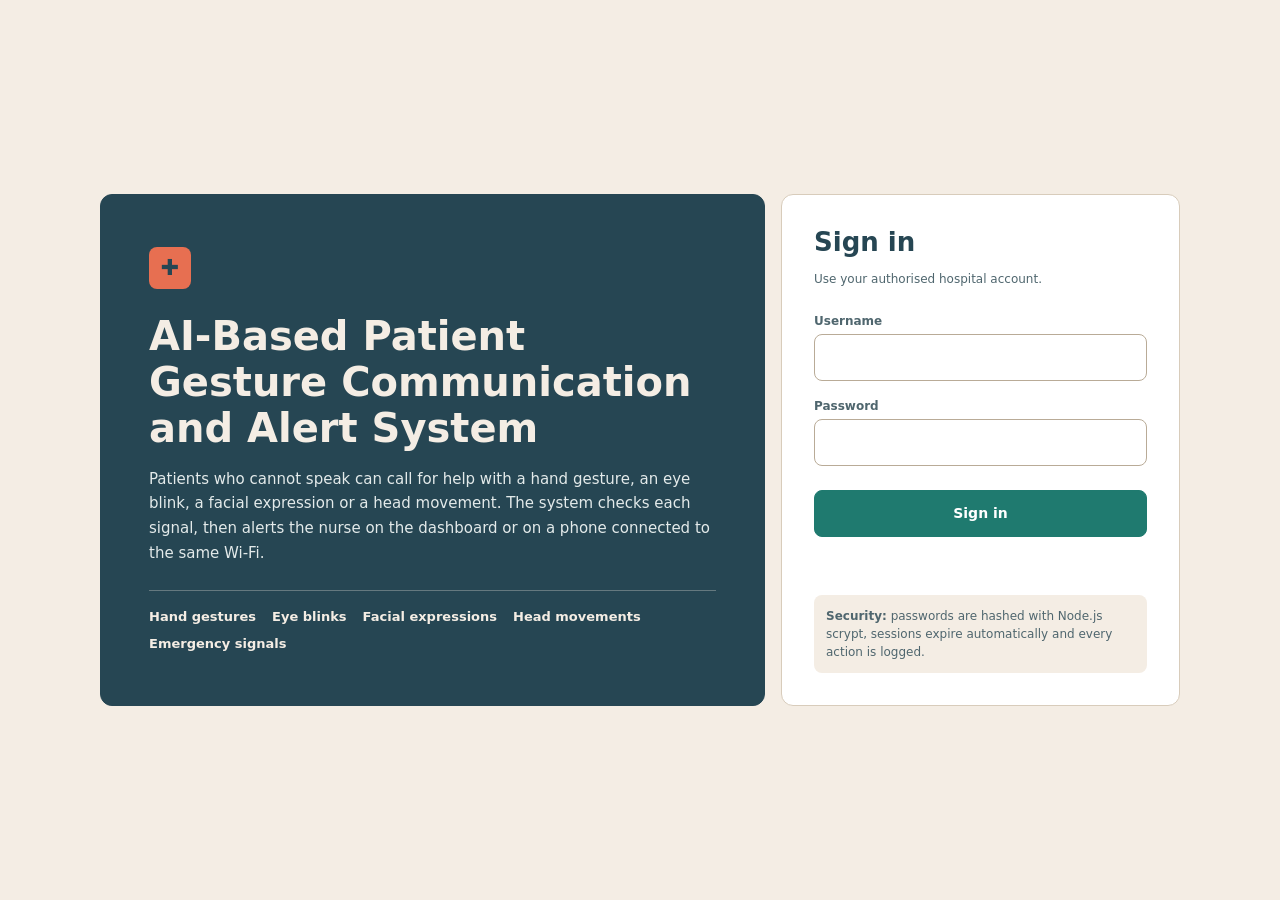
<file: AI-Based-Patient-Gesture-Communication-and-Alert-System--main/public/index.html>
<!doctype html>
<html lang="en">
<head><meta charset="utf-8"><meta name="viewport" content="width=device-width,initial-scale=1"><title>AI Patient Care | Sign In</title><link rel="stylesheet" href="css/command.css"></head>
<body class="landing">
<main class="login-shell">
  <section class="brand-panel">
    <div class="brand-mark">✚</div>
    <h1>AI-Based Patient Gesture Communication and Alert System</h1>
    <p>Patients who cannot speak can call for help with a hand gesture, an eye blink, a facial expression or a head movement. The system checks each signal, then alerts the nurse on the dashboard or on a phone connected to the same Wi-Fi.</p>
    <div class="feature-pills"><span>Hand gestures</span><span>Eye blinks</span><span>Facial expressions</span><span>Head movements</span><span>Emergency signals</span></div>
  </section>
  <section class="login-card">
    <h2>Sign in</h2><p class="muted">Use your authorised hospital account.</p>
    <form id="loginForm">
      <label>Username<input id="username" autocomplete="username" required></label>
      <label>Password<input id="password" type="password" autocomplete="current-password" required></label>
      <button class="primary-btn" type="submit">Sign in</button>
      <div id="loginMsg" class="form-msg"></div>
    </form>
    <div class="security-note"><b>Security:</b> passwords are hashed with Node.js scrypt, sessions expire automatically and every action is logged.</div>
  </section>
</main>
<script>
if(localStorage.getItem('patientToken'))fetch('/api/auth-status',{headers:{Authorization:'Bearer '+localStorage.getItem('patientToken')}}).then(r=>r.json()).then(d=>{if(d.authenticated)location.href='/dashboard'}).catch(()=>{});
const form=document.getElementById('loginForm'),msg=document.getElementById('loginMsg');
form.addEventListener('submit',async e=>{e.preventDefault();msg.textContent='Signing in…';try{const r=await fetch('/api/login',{method:'POST',headers:{'Content-Type':'application/json'},body:JSON.stringify({username:username.value.trim(),password:password.value})});const d=await r.json();if(!r.ok)throw new Error(d.message||'Login failed');localStorage.setItem('patientToken',d.token);localStorage.setItem('patientUser',JSON.stringify(d.user));location.href='/dashboard';}catch(err){msg.textContent=err.message;msg.className='form-msg error';}});
</script></body></html>
</file>
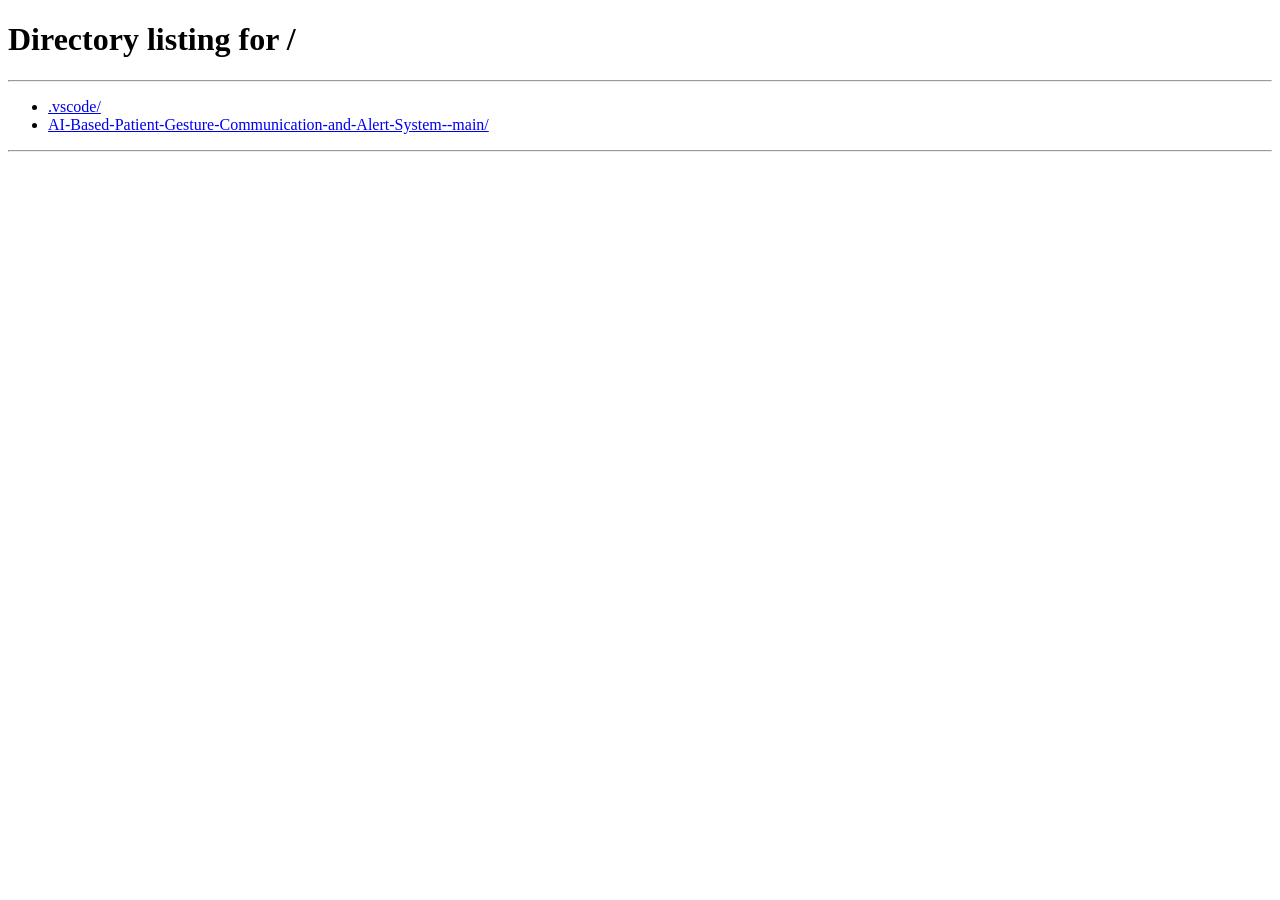
<file: AI-Based-Patient-Gesture-Communication-and-Alert-System--main/public/dashboard.html>
<!doctype html>
<html lang="en">
<head><meta charset="utf-8"><meta name="viewport" content="width=device-width,initial-scale=1"><title>AI Patient Care | Dashboard</title><link rel="stylesheet" href="css/command.css"></head>
<body>
<div class="app-shell">
<aside class="sidebar" id="sidebar">
  <div class="brand"><div class="brand-mark small">✚</div><div><b>AI Patient Care</b><small>Patient monitoring</small></div></div>
  <nav id="nav">
    <button data-page="dashboard" class="active"><span>Dashboard</span></button>
    <button data-page="monitor"><span>Live Monitor</span></button>
    <button data-page="patients"><span>Patients</span></button>
    <button data-page="rooms"><span>Rooms & Beds</span></button>
    <button data-page="appointments"><span>Appointments</span></button>
    <button data-page="alerts"><span>Active Alerts</span><i id="alertBadge">0</i></button>
    <button data-page="history"><span>Alert History</span></button>
    <button data-page="reports"><span>Reports & Analytics</span></button>
    <button data-page="settings"><span>System Settings</span></button>
    <button data-page="admin" class="admin-only"><span>Admin & Audit</span></button>
  </nav>
  <div class="side-bottom"><a href="/mobile" target="_blank">Nurse Mobile</a><button id="logoutBtn">Logout</button></div>
</aside>
<main class="main">
<header class="topbar"><div><span class="eyebrow" id="pageEyebrow">OVERVIEW</span><h1 id="pageTitle">Hospital Command Center</h1></div><div class="top-actions"><span class="live-chip"><i></i><span id="connectionText">System online</span></span><button class="ghost-btn" id="wifiBtn">Nurse phone</button><div class="user-chip"><span id="userAvatar">A</span><span id="userName">Admin</span></div></div></header>
<div id="page" class="page"></div>
<footer>AI-Based Patient Gesture Communication and Alert System · Assistive technology, not a replacement for clinical judgment · <b>Created by Adarsh Anand Patil</b></footer>
</main></div>
<div id="toast" class="toast"></div>
<div id="modal" class="modal hidden"><div class="modal-box"><button class="modal-x" onclick="closeModal()">×</button><div id="modalBody"></div></div></div>
<script src="js/dashboard.js"></script>
</body></html>
</file>
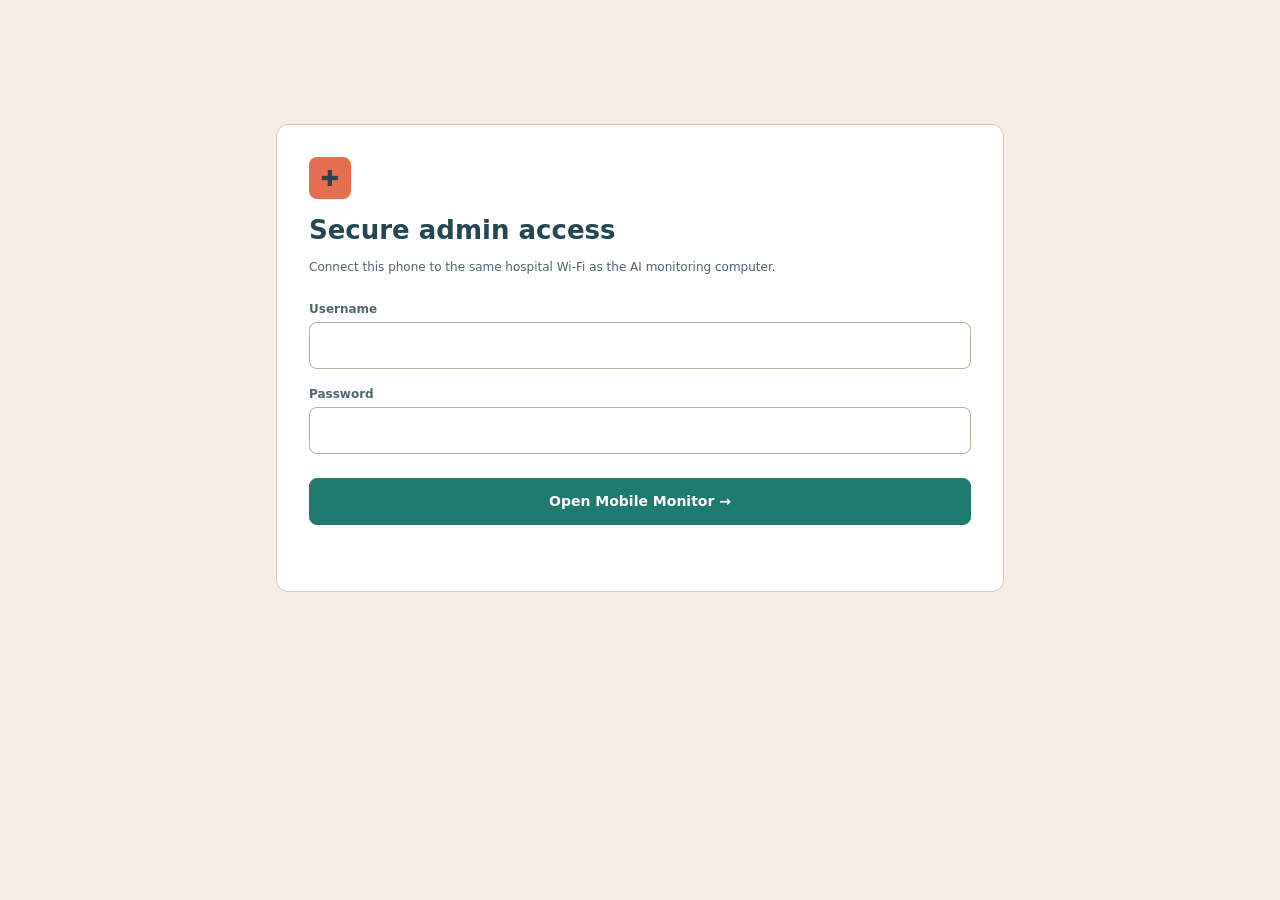
<file: AI-Based-Patient-Gesture-Communication-and-Alert-System--main/public/mobile.html>
<!doctype html><html lang="en"><head><meta charset="utf-8"><meta name="viewport" content="width=device-width,initial-scale=1,maximum-scale=1"><title>Nurse Mobile | AI Patient Care</title><link rel="stylesheet" href="css/command.css"></head><body><main class="mobile-wrap" id="app"></main><script>
const app=document.getElementById('app');const esc=v=>String(v??'').replace(/[&<>"']/g,m=>({'&':'&amp;','<':'&lt;','>':'&gt;','"':'&quot;',"'":'&#039;'}[m]));const token=()=>localStorage.getItem('patientToken');const hdr=()=>({'Content-Type':'application/json','Authorization':'Bearer '+token()});let user=JSON.parse(localStorage.getItem('patientUser')||'null');
async function api(u,o={}){o.headers={...(o.headers||{}),Authorization:'Bearer '+token()};const r=await fetch(u,o);const d=await r.json().catch(()=>({}));if(r.status===401){localStorage.clear();renderLogin();throw new Error('Session expired')}if(!r.ok)throw new Error(d.message||'Request failed');return d}
function renderLogin(){app.innerHTML=`<section class="login-card mobile-login"><div class="brand-mark">✚</div><div class="card-kicker">ADMIN MOBILE MONITOR</div><h2>Secure admin access</h2><p class="muted">Connect this phone to the same hospital Wi-Fi as the AI monitoring computer.</p><form id="f"><label>Username<input id="u" required></label><label>Password<input id="p" type="password" required></label><button class="primary-btn">Open Mobile Monitor →</button><div id="m" class="form-msg"></div></form></section>`;f.onsubmit=async e=>{e.preventDefault();try{const r=await fetch('/api/login',{method:'POST',headers:{'Content-Type':'application/json'},body:JSON.stringify({username:u.value,password:p.value})});const d=await r.json();if(!r.ok)throw new Error(d.message);localStorage.setItem('patientToken',d.token);localStorage.setItem('patientUser',JSON.stringify(d.user));user=d.user;renderApp()}catch(x){m.textContent=x.message;m.className='form-msg error'}}}
function renderApp(){app.innerHTML=`<header class="mobile-head"><div><span class="eyebrow">ADMIN MOBILE MONITOR</span><h1>Patient Calls</h1></div><div><span class="live-chip"><i></i> Live LAN</span></div></header><section id="mobileLive"></section><section id="mobileAlerts"></section><div class="mobile-foot"><span>${user?.name||'Admin'}</span><button id="lo">Logout</button></div>`;document.getElementById('lo').onclick=()=>{fetch('/api/logout',{method:'POST',headers:hdr()});localStorage.clear();renderLogin()};sync();}
function alertCard(a){return `<div class="alert-card ${a.priority==='emergency'?'emergency':''}"><div class="alert-icon">${a.priority==='emergency'?'🚨':'🔔'}</div><div class="alert-main"><div class="alert-title"><b>${esc(a.requirement)}</b><span class="priority ${esc(a.priority)}">${esc(a.priority)}</span><span class="state ${esc(a.status)}">${esc(a.status)}</span></div><p>${esc(a.patient)} · Room ${esc(a.room)} · Bed ${esc(a.bed)}</p><small>${esc(a.gesture)} · Confidence ${esc(a.confidence)}%</small><div class="alert-message">${esc(a.message)}</div><div class="alert-actions">${a.status==='pending'?`<button onclick="status('${esc(a.id)}','acknowledged')">Acknowledge</button>`:''}<button class="success" onclick="status('${esc(a.id)}','resolved')">Resolve</button></div></div></div>`}
async function sync(){try{const [live,all,patients]=await Promise.all([api('/api/live-status'),api('/api/alerts'),api('/api/patients')]);const alerts=all.filter(a=>['pending','acknowledged'].includes(a.status));document.getElementById('mobileLive').innerHTML=`<section class="panel mobile-live"><div class="panel-head"><div><b>Latest communication</b><span>Real-time patient → nurse signal</span></div><span class="badge ${live.priority==='emergency'?'warning':'good'}">${live.detectionStatus}</span></div><div class="mobile-radar"><div class="big-gesture">${live.priority==='emergency'?'🚨':'✋'}</div><div><b>${esc(live.currentGesture)}</b><span>${esc(live.patientName)} · Room ${live.room} · Bed ${live.bed}</span><small>Confidence ${live.confidence}% · ${new Date(live.timestamp).toLocaleTimeString()}</small></div></div><div class="validation-result accepted"><b>✓ Hospital PC connected</b><span>Alerts are synchronized over the local Wi-Fi network.</span></div></section><section class="panel"><div class="panel-head"><div><b>Active calls</b><span>${alerts.length} open</span></div></div>${alerts.length?alerts.map(alertCard).join(''):'<div class="empty">No pending calls.</div>'}</section>`}catch(e){}}
async function status(id,s){try{await api('/api/alerts/'+id,{method:'PATCH',headers:hdr(),body:JSON.stringify({status:s})});sync()}catch(e){alert(e.message)}}
let es;function connect(){es=new EventSource('/api/events?token='+encodeURIComponent(token()));es.onmessage=e=>{try{const d=JSON.parse(e.data);if(['alert','live','patients'].includes(d.type))sync()}catch{}};}
if(token()){connect();}if(token())renderApp();else renderLogin();
</script><style>.mobile-wrap{width:min(760px,100%);margin:auto;padding:16px}.mobile-head{display:flex;justify-content:space-between;align-items:center;padding:12px 0 16px}.mobile-head h1{margin:0;font-size:24px}.mobile-live{margin-bottom:16px}.mobile-radar{display:flex;align-items:center;gap:16px;padding:16px;border-radius:12px;background:var(--cream);border:1px solid var(--line)}.big-gesture{width:64px;height:64px;border-radius:8px;display:grid;place-items:center;background:var(--surface);border:1px solid var(--line);font-size:32px}.mobile-radar b,.mobile-radar span,.mobile-radar small{display:block}.mobile-radar span{color:var(--ink);font-size:13px;margin-top:4px}.mobile-radar small{color:var(--muted);font-size:12px;margin-top:4px}.mobile-foot{display:flex;justify-content:space-between;align-items:center;color:var(--muted);font-size:13px;padding:12px 0}.mobile-foot button{border:0;background:transparent;color:var(--terra-dark);font-weight:700;font-size:13px;padding:8px}.mobile-login{margin-top:12vh}.mobile-login .brand-mark{margin-bottom:16px}.mobile-wrap .panel{margin-bottom:16px}</style></body></html>
</file>
<file: AI-Based-Patient-Gesture-Communication-and-Alert-System--main/public/css/command.css>
/* AI Patient Care: flat interface stylesheet.
   Palette: cream #F4EDE4, deep #264653, teal #2A9D8F, terracotta #E76F51.
   Darker shades of teal and terracotta are used wherever text sits on them,
   so every text/background pair keeps at least 4.5:1 contrast. */
:root{
  --cream:#F4EDE4;--cream-2:#EBE1D3;--surface:#FFFFFF;
  --deep:#264653;--deep-2:#1B323C;--deep-3:#335A6A;
  --teal:#2A9D8F;--teal-strong:#1F7A6F;--teal-dark:#185F56;--teal-tint:#DDEFEB;
  --terra:#E76F51;--terra-strong:#B5472B;--terra-dark:#8F3820;--terra-tint:#FBE4DC;
  --sand:#EFDFC4;--sand-ink:#5C3F0E;
  --bg:var(--cream);--panel:var(--surface);--panel2:var(--cream-2);
  --ink:#264653;--muted:#4F666E;--line:#D8CCBB;--line-strong:#B9AB97;
  --green:var(--teal-strong);--red:var(--terra-strong);--amber:var(--sand-ink);--purple:var(--deep);--pink:var(--terra);--orange:var(--terra);
  --radius:12px;--radius-sm:8px;
  --s1:4px;--s2:8px;--s3:12px;--s4:16px;--s5:24px;--s6:32px;
  --font:system-ui,-apple-system,"Segoe UI",Roboto,"Helvetica Neue",Arial,"Noto Sans",sans-serif;
}
*{box-sizing:border-box}
body{margin:0;font-family:var(--font);font-size:14px;line-height:1.5;background:var(--bg);color:var(--ink);min-height:100vh}
button,input,select,textarea{font:inherit}
button{cursor:pointer}
a{text-decoration:none;color:inherit}
:focus-visible{outline:2px solid var(--teal-strong);outline-offset:2px}
h1,h2,h3,h4{line-height:1.2;letter-spacing:0}

/* Layout shell */
.app-shell{display:flex;min-height:100vh}
.sidebar{width:250px;position:fixed;inset:0 auto 0 0;background:var(--deep);color:var(--cream);padding:var(--s4) var(--s3);display:flex;flex-direction:column;z-index:20}
.main{margin-left:250px;width:calc(100% - 250px);min-height:100vh;padding:0 var(--s5) var(--s5)}
.page{padding:var(--s5) 0;max-width:1280px}
.topbar{min-height:80px;display:flex;align-items:center;justify-content:space-between;gap:var(--s4);padding:var(--s3) 0;border-bottom:1px solid var(--line);position:sticky;top:0;background:var(--bg);z-index:10}
.topbar h1{margin:0;font-size:24px;font-weight:700}
.top-actions{display:flex;align-items:center;gap:var(--s2);flex-wrap:wrap}
footer{padding:var(--s4) 0;color:var(--muted);font-size:12px;text-align:center}

/* Brand */
.brand{display:flex;gap:var(--s3);align-items:center;padding:var(--s2) var(--s2) var(--s4);border-bottom:1px solid rgba(244,237,228,.25)}
.brand b{display:block;font-size:15px}
.brand small{display:block;color:#C9D6D6;font-size:12px;margin-top:2px}
.brand-mark{width:42px;height:42px;border-radius:var(--radius-sm);display:grid;place-items:center;background:var(--terra);color:var(--deep);font-weight:800;font-size:22px}
.brand-mark.small{width:36px;height:36px;font-size:18px}

/* Sidebar navigation */
.sidebar nav{padding:var(--s4) 0;display:grid;gap:var(--s1);overflow:auto}
.sidebar nav button,.sidebar nav a,.side-bottom button,.side-bottom a{background:transparent;border:0;color:#D9E3E3;padding:var(--s3);border-radius:var(--radius-sm);text-align:left;display:flex;align-items:center;gap:var(--s3);font-weight:600;font-size:14px}
.sidebar nav button:hover,.sidebar nav a:hover,.side-bottom a:hover,.side-bottom button:hover{background:var(--deep-3);color:#fff}
.sidebar nav button.active,.sidebar nav a.active{background:var(--cream);color:var(--deep)}
.sidebar nav i{margin-left:auto;background:var(--terra-strong);color:#fff;border-radius:20px;padding:2px 8px;font-size:12px;font-style:normal;font-weight:700}
.side-bottom{margin-top:auto;border-top:1px solid rgba(244,237,228,.25);padding-top:var(--s3);display:grid;gap:var(--s1)}

/* Labels above headings are hidden; the headline carries the meaning */
.eyebrow,.card-kicker{display:none}

/* Buttons and chips */
.live-chip,.user-chip,.ghost-btn,.primary-btn,.link-btn{border:1px solid var(--line-strong);border-radius:var(--radius-sm);padding:var(--s2) var(--s3);background:var(--surface);color:var(--ink);font-size:13px}
.live-chip{display:flex;align-items:center;gap:var(--s2)}
.live-chip i{width:8px;height:8px;border-radius:50%;background:var(--teal-strong)}
.user-chip{display:flex;align-items:center;gap:var(--s2)}
.user-chip>span:first-child{width:28px;height:28px;display:grid;place-items:center;border-radius:50%;background:var(--deep);color:var(--cream);font-weight:700}
.ghost-btn:hover,.link-btn:hover{background:var(--cream-2)}
.primary-btn{border-color:var(--teal-strong);background:var(--teal-strong);color:#fff;font-weight:700;display:inline-flex;align-items:center;gap:var(--s2)}
.primary-btn:hover{background:var(--teal-dark);border-color:var(--teal-dark)}
.primary-btn.compact{padding:var(--s2) var(--s3)}

/* Page heading banner */
.hero{border-radius:var(--radius);padding:var(--s5);margin-bottom:var(--s4);background:var(--deep);color:var(--cream);display:flex;align-items:center;justify-content:space-between;gap:var(--s4);flex-wrap:wrap}
.hero .hero-icon{display:none}
.hero h2{margin:0 0 var(--s1);font-size:28px;font-weight:700;color:var(--cream)}
.hero p{margin:0;max-width:640px;color:#E3EAEA;font-size:14px;line-height:1.55}
.hero .pills{display:flex;gap:var(--s2);flex-wrap:wrap;margin-top:var(--s3)}
.hero .pills span{padding:var(--s1) var(--s3);border-radius:6px;border:1px solid rgba(244,237,228,.45);font-size:12px;font-weight:600;color:var(--cream)}
.hero .hero-actions{display:flex;gap:var(--s2);flex-wrap:wrap}
.hero .hero-actions .ghost-btn{background:transparent;border-color:var(--cream);color:var(--cream)}
.hero .hero-actions .ghost-btn:hover{background:var(--deep-3)}
.hero .hero-actions .primary-btn{background:var(--cream);border-color:var(--cream);color:var(--deep)}
.hero .hero-actions .primary-btn:hover{background:#fff;border-color:#fff}
.hero .hero-actions .badge{background:var(--cream);color:var(--deep)}
.page-head{display:flex;align-items:end;justify-content:space-between;gap:var(--s4);margin-bottom:var(--s4)}
.page-head h2{margin:0;font-size:28px}

/* Stats */
.stats{display:grid;grid-template-columns:repeat(5,1fr);gap:var(--s4);margin-bottom:var(--s4)}
.stat{background:var(--surface);border:1px solid var(--line);border-radius:var(--radius);padding:var(--s4);display:block}
.stat-icon{display:none}
.stat b{display:block;font-size:30px;font-weight:700;line-height:1.1}
.stat span{display:block;color:var(--muted);font-size:13px;margin-top:var(--s1)}
.stat.red b{color:var(--terra-strong)}
.stat.green b{color:var(--teal-strong)}

/* Panels */
.grid-2{display:grid;grid-template-columns:1.2fr .8fr;gap:var(--s4);margin-bottom:var(--s4)}
.panel,.modal-box{background:var(--surface);border:1px solid var(--line);border-radius:var(--radius);padding:var(--s5);margin-bottom:var(--s4);color:var(--ink)}
.panel-head{display:flex;justify-content:space-between;align-items:center;gap:var(--s3);margin-bottom:var(--s4)}
.panel-head b{display:block;font-size:16px}
.panel-head span{display:block;color:var(--muted);font-size:12px;margin-top:var(--s1)}
.panel-head>span.badge{margin-top:0}

/* Status labels */
.badge,.status,.state,.priority{display:inline-flex;padding:var(--s1) var(--s2);border-radius:6px;font-size:11px;font-weight:700;letter-spacing:.04em;text-transform:uppercase}
.badge.good,.state.resolved,.status.ok,.state.completed{background:var(--teal-tint);color:var(--teal-dark)}
.badge.warning,.state.acknowledged,.status.attention,.priority.attention{background:var(--sand);color:var(--sand-ink)}
.state.pending,.priority.emergency,.state.cancelled{background:var(--terra-tint);color:var(--terra-dark)}
.priority.normal{background:var(--teal-tint);color:var(--teal-dark)}
.state.archived{background:var(--cream-2);color:var(--muted)}
.state.scheduled{background:#DCE6EA;color:var(--deep)}

/* Workflow strip and callouts */
.workflow{display:flex;align-items:center;justify-content:flex-start;gap:var(--s2);flex-wrap:wrap;padding:var(--s4);background:var(--cream);border:1px solid var(--line);border-radius:var(--radius)}
.workflow span{padding:var(--s2) var(--s3);background:var(--surface);border:1px solid var(--line-strong);border-radius:var(--radius-sm);font-size:12px;font-weight:600}
.workflow i{color:var(--terra-strong);font-style:normal}
.mini-callout,.safety-box{margin-top:var(--s4);padding:var(--s3) var(--s4);background:var(--sand);border-radius:var(--radius-sm);color:var(--sand-ink)}
.mini-callout b,.safety-box b{display:block;font-size:13px}
.mini-callout span,.safety-box span{display:block;color:var(--sand-ink);font-size:13px;margin-top:var(--s1)}

/* Rooms */
.room-mini{display:grid;grid-template-columns:repeat(2,1fr);gap:var(--s2)}
.room-chip{padding:var(--s3);border:1px solid var(--line);border-radius:var(--radius-sm);background:var(--cream)}
.room-chip.occupied{background:var(--teal-tint);border-color:var(--teal)}
.room-chip.attention{background:var(--terra-tint);border-color:var(--terra)}
.room-chip b{display:block}
.room-chip span{display:block;color:var(--muted);font-size:12px;margin-top:var(--s1)}
.room-grid{display:grid;grid-template-columns:repeat(3,1fr);gap:var(--s4)}
.room-card{border:1px solid var(--line);border-radius:var(--radius);padding:var(--s4);background:var(--cream)}
.room-title{display:flex;justify-content:space-between;margin-bottom:var(--s3)}
.room-title span{font-size:12px;color:var(--muted)}
.bed-card{display:flex;align-items:center;gap:var(--s3);border:1px solid var(--line);border-radius:var(--radius-sm);padding:var(--s3);margin-top:var(--s2);background:var(--surface)}
.bed-card.occupied{border-color:var(--teal);background:var(--teal-tint)}
.bed-card.attention{border-color:var(--terra);background:var(--terra-tint)}
.bed-icon{font-size:20px}
.bed-card div:nth-child(2){flex:1}
.bed-card b,.bed-card span,.bed-card small{display:block}
.bed-card span,.bed-card small{font-size:12px;color:var(--muted);margin-top:2px}
.bed-card button{border:1px solid var(--line-strong);background:var(--surface);color:var(--ink);border-radius:6px;padding:var(--s1) var(--s2);font-size:12px;font-weight:600}
.bed-card button:hover{background:var(--cream-2)}
.bed-card .assign{border:0;background:var(--teal-strong);color:#fff}
.bed-card .assign:hover{background:var(--teal-dark)}
.available{color:var(--teal-dark)!important}

/* Alerts */
.alert-card{display:grid;grid-template-columns:42px 1fr auto;gap:var(--s3);padding:var(--s4);border:1px solid var(--line);border-radius:var(--radius);margin-bottom:var(--s3);background:var(--surface)}
.alert-card.emergency{border-color:var(--terra);background:var(--terra-tint)}
.alert-icon{width:42px;height:42px;border-radius:var(--radius-sm);display:grid;place-items:center;background:var(--cream-2)}
.alert-card.emergency .alert-icon{background:var(--terra)}
.alert-title{display:flex;align-items:center;gap:var(--s2);flex-wrap:wrap}
.alert-main p{margin:var(--s1) 0;color:var(--ink);font-size:13px}
.alert-main small{color:var(--muted);font-size:12px}
.alert-message{margin-top:var(--s2);font-size:13px;color:var(--ink)}
.alert-actions{display:flex;align-items:center;gap:var(--s2)}
.alert-actions button,.card-actions button,.card-actions-btn,.act-btn{border:1px solid var(--line-strong);background:var(--surface);color:var(--ink);padding:var(--s2) var(--s3);border-radius:6px;font-size:12px;font-weight:600}
.alert-actions button:hover,.card-actions button:hover,.card-actions-btn:hover,.act-btn:hover{background:var(--cream-2)}
.alert-actions .success,.act-btn.good{color:var(--teal-dark);border-color:var(--teal)}
.card-actions .danger,.card-actions-btn.danger,.act-btn.bad{color:var(--terra-dark);border-color:var(--terra)}
.card-actions{display:flex;gap:var(--s2)}

/* Grids of values and roles */
.value-grid,.role-grid{display:grid;grid-template-columns:repeat(3,1fr);gap:var(--s3)}
.value-grid div,.role-grid div{padding:var(--s4);border:1px solid var(--line);border-radius:var(--radius-sm);background:var(--cream)}
.value-grid b{color:var(--ink);font-size:18px}
.value-grid span,.role-grid span{display:block;color:var(--muted);font-size:12px;margin-top:var(--s1)}

/* Patients */
.patient-list{display:grid;grid-template-columns:repeat(2,1fr);gap:var(--s4)}
.patient-card{border:1px solid var(--line);border-radius:var(--radius);padding:var(--s4);background:var(--surface)}
.patient-top{display:flex;align-items:center;gap:var(--s3)}
.avatar{width:40px;height:40px;border-radius:var(--radius-sm);display:grid;place-items:center;background:var(--deep);color:var(--cream);font-weight:700}
.patient-top>div:nth-child(2){flex:1}
.patient-top b,.patient-top span{display:block}
.patient-top div:nth-child(2) span{color:var(--muted);font-size:12px;margin-top:2px}
.patient-grid{display:grid;grid-template-columns:1fr 1fr;gap:var(--s3);margin:var(--s4) 0}
.patient-grid span{color:var(--muted);font-size:11px}
.patient-grid strong{display:block;color:var(--ink);font-size:13px;margin-top:2px}

/* Forms */
input:not([type=checkbox]):not([type=radio]):not([type=range]),select,textarea{background:var(--surface);color:var(--ink);border:1px solid var(--line-strong);border-radius:var(--radius-sm)}
input::placeholder,textarea::placeholder{color:#6B7F86}
.search{width:240px;padding:var(--s2) var(--s3);outline:none}
.form-panel{max-width:1000px}
.form-grid{display:grid;grid-template-columns:1fr 1fr;gap:var(--s3)}
.form-grid label{display:flex;flex-direction:column;gap:var(--s1);color:var(--muted);font-size:12px;font-weight:600}
.form-grid .wide{grid-column:1/-1}
.form-grid input,.form-grid select,.form-grid textarea{padding:var(--s3);font-weight:400;color:var(--ink)}
.form-grid textarea{min-height:80px;resize:vertical}
.form-actions{display:flex;justify-content:flex-end;gap:var(--s2);margin-top:var(--s4)}
.gesture-row{display:grid;grid-template-columns:1.1fr 1.3fr .65fr auto;gap:var(--s2);margin-bottom:var(--s2)}
.gesture-row input,.gesture-row select{padding:var(--s2) var(--s3)}
.filter-row{display:flex;justify-content:space-between;margin-bottom:var(--s3);color:var(--muted);font-size:13px}
.filter-row select{padding:var(--s2)}
.toolbar{display:flex;gap:var(--s3);flex-wrap:wrap;align-items:center;margin-bottom:var(--s4)}
.toolbar .search{flex:1;min-width:180px;width:auto}
.toolbar select{padding:var(--s2) var(--s3)}
.tabs{display:flex;gap:var(--s2);flex-wrap:wrap;margin-bottom:var(--s4)}
.tab{border:1px solid var(--line-strong);background:var(--surface);color:var(--ink);border-radius:var(--radius-sm);padding:var(--s2) var(--s4);font-size:13px;font-weight:600;display:inline-flex;gap:var(--s2);align-items:center}
.tab:hover{background:var(--cream-2)}
.tab b{background:var(--cream-2);color:var(--ink);border-radius:6px;padding:1px 6px;font-size:12px}
.tab.active{background:var(--deep);color:var(--cream);border-color:var(--deep)}
.tab.active b{background:var(--cream);color:var(--deep)}

/* Tables and lists */
.table-wrap{overflow:auto}
table{width:100%;border-collapse:collapse}
th,td{text-align:left;padding:var(--s3);border-bottom:1px solid var(--line);font-size:13px;vertical-align:top}
th{color:var(--muted);font-size:11px;text-transform:uppercase;letter-spacing:.06em}
td small{display:block;color:var(--muted);margin-top:2px;font-size:12px}
.bars{display:grid;gap:var(--s4)}
.bars div{display:grid;grid-template-columns:90px 1fr 36px;align-items:center;gap:var(--s3);font-size:12px}
.bars i{height:10px;background:var(--cream-2);border-radius:5px;overflow:hidden}
.bars b{display:block;height:100%;background:var(--teal-strong);border-radius:5px}
.health{display:grid;gap:var(--s2)}
.health div{display:flex;justify-content:space-between;padding:var(--s3);border-radius:var(--radius-sm);background:var(--cream);font-size:13px}
.health b{color:var(--teal-dark);font-size:12px}
.report-row{display:flex;align-items:center;gap:var(--s4);border-bottom:1px solid var(--line);padding:var(--s3) 0}
.report-row span{color:var(--muted);font-size:12px;flex:1}
.report-row a{color:var(--teal-dark);font-size:12px;font-weight:600;text-decoration:underline}
.audit-list{display:grid;gap:var(--s2)}
.audit-list>div{display:grid;grid-template-columns:150px 170px 120px 1fr;gap:var(--s3);padding:var(--s3);border-bottom:1px solid var(--line);font-size:12px}
.audit-list span{color:var(--muted)}
.audit-list p{margin:0;color:var(--ink)}
.detail-hero{padding:var(--s4);border-radius:var(--radius-sm);background:var(--cream);border:1px solid var(--line);margin-bottom:var(--s3)}
.detail-hero b,.detail-hero span{display:block}
.detail-hero span{color:var(--muted);font-size:13px;margin-top:var(--s1)}
.detail-grid{display:grid;grid-template-columns:1fr 1fr;gap:var(--s3);margin-bottom:var(--s4)}
.detail-grid span{color:var(--muted);font-size:11px}
.detail-grid strong{display:block;color:var(--ink);font-size:13px;margin-top:2px}
.timeline{padding:var(--s2) 0;border-bottom:1px solid var(--line)}
.timeline b,.timeline span{display:block}
.timeline span{color:var(--muted);font-size:12px;margin-top:2px}
.timeline-line{position:relative;margin-left:var(--s2);padding-left:var(--s4);border-left:2px solid var(--line-strong)}
.timeline-line .tl-step{position:relative;font-size:12px;color:var(--muted);margin:var(--s1) 0}
.timeline-line .tl-step:before{content:"";position:absolute;left:-23px;top:5px;width:10px;height:10px;border-radius:50%;background:var(--teal-strong)}
.empty{padding:var(--s5);text-align:center;color:var(--muted);font-size:13px;background:var(--cream);border-radius:var(--radius-sm);border:1px dashed var(--line-strong)}
.empty b{display:block;font-size:15px;color:var(--ink);margin-bottom:var(--s1)}
.muted,.small{color:var(--muted);font-size:12px}

/* Live monitor (dashboard) and simulation buttons */
.camera-placeholder{min-height:440px;border-radius:var(--radius);border:1px solid var(--line);background:var(--deep-2);color:var(--cream);position:relative;display:grid;place-items:center;overflow:hidden}
.camera-placeholder:before{content:"";position:absolute;inset:32px;border:1px dashed rgba(244,237,228,.35);border-radius:var(--radius)}
.camera-overlay{position:absolute;top:var(--s4);left:var(--s4);right:var(--s4);display:flex;justify-content:space-between;color:#D3DEDE;font-size:12px}
.rec{color:#F4A58F;font-weight:700}
.camera-art{position:relative;display:flex;flex-direction:column;align-items:center;gap:var(--s2);text-align:center}
.camera-art strong{font-size:17px}
.camera-art small{max-width:300px;color:#D3DEDE;font-size:12px}
.detection-steps{display:grid;gap:var(--s2)}
.step{padding:var(--s3);border-radius:var(--radius-sm);background:var(--cream);color:var(--muted);font-size:13px}
.step.done{color:var(--teal-dark);background:var(--teal-tint)}
.current-target{margin-top:var(--s4);padding:var(--s4);border-radius:var(--radius-sm);background:var(--cream);border:1px solid var(--line)}
.current-target span,.current-target small{display:block;color:var(--muted);font-size:12px}
.current-target b{display:block;font-size:19px;margin:var(--s1) 0}
.sim-grid{display:grid;grid-template-columns:repeat(4,1fr);gap:var(--s2)}
.sim-grid button{min-height:72px;border:1px solid var(--line-strong);background:var(--surface);color:var(--ink);border-radius:var(--radius-sm);display:flex;flex-direction:column;align-items:center;justify-content:center;gap:var(--s1);font-size:20px;padding:var(--s2)}
.sim-grid button span{font-size:12px;font-weight:600}
.sim-grid button:hover{background:var(--cream-2);border-color:var(--deep)}
.validation-result{margin-top:var(--s3);padding:var(--s3) var(--s4);border-radius:var(--radius-sm);background:var(--cream);border:1px solid var(--line);font-size:13px}
.validation-result b,.validation-result span,.validation-result small{display:block}
.validation-result span{margin:var(--s1) 0;color:var(--muted)}
.validation-result.accepted{border-color:var(--teal);background:var(--teal-tint)}
.validation-result.rejected{border-color:var(--terra);background:var(--terra-tint)}
.live-panel{display:grid;grid-template-columns:auto 1fr;gap:var(--s4);align-items:center;padding:var(--s4);border-radius:var(--radius);background:var(--cream);border:1px solid var(--line);margin-bottom:var(--s4)}
.live-panel .lp-icon{display:none}
.live-panel:not(:has(.lp-icon)){grid-template-columns:1fr}
.live-panel b{display:block;font-size:15px}
.live-panel span{display:block;font-size:12px;margin-top:2px}
.live-panel small{font-size:12px}

/* Modals and toasts (dashboard) */
.modal{position:fixed;inset:0;background:rgba(27,50,60,.78);display:grid;place-items:center;z-index:100;padding:var(--s4)}
.modal.hidden{display:none}
.modal-box{width:min(760px,96vw);max-height:90vh;overflow:auto;border-radius:var(--radius);padding:var(--s5);position:relative;margin-bottom:0}
.modal-x{position:absolute;right:var(--s3);top:var(--s2);border:0;background:transparent;color:var(--muted);font-size:26px;line-height:1}
.modal-x:hover{color:var(--ink)}
.modal-title{font-size:20px;font-weight:700;margin-bottom:var(--s4)}
.modal-box ol{color:var(--muted);font-size:13px;line-height:1.8}
.toast{position:fixed;right:var(--s5);bottom:var(--s5);padding:var(--s3) var(--s4);border-radius:var(--radius-sm);background:var(--deep);color:var(--cream);border:1px solid var(--deep-2);transform:translateY(20px);opacity:0;pointer-events:none;transition:opacity .25s,transform .25s;z-index:120;font-size:13px}
.toast.show{opacity:1;transform:none}
.toast.success{border-color:var(--teal);border-width:2px}
.toast.error{border-color:var(--terra);border-width:2px}
.toast.warn{border-color:#C98A2B;border-width:2px}
.connect-box{padding:var(--s4);border-radius:var(--radius-sm);background:var(--teal-tint);border:1px solid var(--teal);margin:var(--s4) 0}
.connect-box b,.connect-box span{display:block}
.connect-box b{word-break:break-all;color:var(--teal-dark)}
.connect-box span{color:var(--muted);font-size:12px;margin-top:var(--s1)}

/* Sign-in page */
.landing{display:grid;place-items:center;background:var(--cream);color:var(--ink);padding:var(--s5) 0}
.landing-glow{display:none}
.login-shell{width:min(1080px,94vw);display:grid;grid-template-columns:1.25fr .75fr;gap:var(--s4);position:relative}
.brand-panel,.login-card{border:1px solid var(--line);border-radius:var(--radius);background:var(--surface)}
.brand-panel{padding:var(--s6) 48px;background:var(--deep);border-color:var(--deep);color:var(--cream);display:flex;flex-direction:column;justify-content:center}
.brand-panel .brand-mark{margin-bottom:var(--s5)}
.brand-panel h1{font-size:40px;line-height:1.15;margin:0 0 var(--s4);color:var(--cream)}
.brand-panel p{color:#E3EAEA;line-height:1.65;max-width:640px;margin:0;font-size:15px}
.feature-pills{display:flex;gap:var(--s2) var(--s4);flex-wrap:wrap;margin-top:var(--s5);padding-top:var(--s4);border-top:1px solid rgba(244,237,228,.3)}
.feature-pills span{font-size:13px;font-weight:600;color:var(--cream)}
.login-card{padding:var(--s6)}
.login-card h2{margin:0 0 var(--s2);font-size:26px}
.login-card form{display:grid;gap:var(--s4);margin-top:var(--s5)}
.login-card label{font-size:12px;font-weight:600;color:var(--muted);display:grid;gap:var(--s1)}
.login-card input{padding:var(--s3);outline:none;font-size:14px;font-weight:400;color:var(--ink)}
.login-card input:focus-visible{outline:2px solid var(--teal-strong);outline-offset:1px}
.login-card .primary-btn{width:100%;justify-content:center;padding:var(--s3);margin-top:var(--s2);font-size:14px}
.form-msg{min-height:18px;font-size:12px;color:var(--sand-ink)}
.form-msg.error{color:var(--terra-dark);font-weight:600}
.security-note{margin-top:var(--s5);padding:var(--s3);border-radius:var(--radius-sm);background:var(--cream);color:var(--muted);font-size:12px;line-height:1.5}

/* Live detection studio (camera page) */
.detection-studio{margin:var(--s4) 0;padding:var(--s5);border:1px solid var(--line);border-radius:var(--radius);background:var(--surface);color:var(--ink)}
.studio-top{display:flex;align-items:flex-start;justify-content:space-between;gap:var(--s4)}
.studio-top h3{margin:0 0 var(--s1);font-size:18px;color:var(--ink)}
.studio-top p{margin:0;color:var(--muted);font-size:13px}
.studio-live{padding:var(--s2) var(--s3);border-radius:6px;background:var(--teal-tint);color:var(--teal-dark);font-size:12px;font-weight:700;white-space:nowrap}
.studio-metrics{display:grid;grid-template-columns:repeat(4,1fr);gap:var(--s3);margin:var(--s4) 0}
.studio-metric{padding:var(--s3) var(--s4);border-radius:var(--radius-sm);border:1px solid var(--line);background:var(--cream);min-height:72px}
.studio-metric span{display:block;font-size:11px;color:var(--muted);text-transform:uppercase;letter-spacing:.05em}
.studio-metric b{display:block;margin-top:var(--s1);font-size:24px;color:var(--ink)}
.metric-teal b{color:var(--teal-dark)}
.metric-pink b{color:var(--terra-dark)}
.modality-buttons{display:grid;grid-template-columns:repeat(4,1fr);gap:var(--s3)}
.modality-btn{border:1px solid var(--line-strong);border-radius:var(--radius-sm);padding:var(--s3) var(--s4);text-align:left;color:var(--ink);background:var(--surface);min-height:84px}
.modality-btn span{font-size:22px;display:block;margin-bottom:var(--s1)}
.modality-btn strong{display:block;font-size:14px}
.modality-btn small{display:block;margin-top:var(--s1);color:var(--muted);font-size:12px;line-height:1.4}
.modality-btn:hover{background:var(--cream-2);border-color:var(--deep)}
.modality-btn.active,.modality-btn.active:hover{background:var(--deep);border-color:var(--deep);color:var(--cream)}
.modality-btn.active small{color:#D9E3E3}
.gesture-library{display:grid;grid-template-columns:repeat(3,1fr);gap:var(--s2);margin-top:var(--s3)}
.gesture-item{padding:var(--s2) var(--s3);border-radius:var(--radius-sm);background:var(--cream);border:1px solid var(--line);display:flex;align-items:center;gap:var(--s3)}
.gesture-item .gi-icon{font-size:22px}
.gesture-item b{display:block;color:var(--ink);font-size:13px}
.gesture-item span{display:block;color:var(--muted);font-size:12px;margin-top:2px}
.gesture-item em{font-style:normal;color:var(--teal-dark);font-weight:700}
.gesture-item.emergency{border-color:var(--terra);background:var(--terra-tint)}
.gesture-item.normal{border-color:var(--teal)}
.gesture-item.attention{border-color:#C98A2B}
.studio-hint{font-size:13px;color:var(--ink);background:var(--cream);padding:var(--s3);border-radius:var(--radius-sm);margin:0 0 var(--s3)}

.cam-grid{display:grid;grid-template-columns:minmax(0,1.55fr) minmax(300px,.8fr);gap:var(--s4);align-items:start}
.cam-controls{display:flex;gap:var(--s2);flex-wrap:wrap;align-items:center;margin-bottom:var(--s3)}
.seg{display:inline-flex;background:var(--cream-2);border-radius:var(--radius-sm);padding:3px;gap:3px}
.seg button{border:0;background:transparent;color:var(--ink);font-weight:600;font-size:13px;border-radius:6px;padding:var(--s2) var(--s3)}
.seg button:hover{background:var(--line)}
.seg button.active{background:var(--deep);color:var(--cream)}
.cam-start{border:0;border-radius:var(--radius-sm);padding:var(--s3) var(--s4);font-weight:700;color:#fff;background:var(--teal-strong)}
.cam-start:hover{background:var(--teal-dark)}
.cam-start.active{background:var(--terra-strong)}
.cam-start.active:hover{background:var(--terra-dark)}
.cam-pick{display:flex;align-items:center;gap:var(--s2);font-size:13px;color:var(--muted)}
.cam-pick select{max-width:220px;padding:var(--s2)}
.camera-viewport-wrap{position:relative;border-radius:var(--radius);overflow:hidden;background:var(--deep-2);aspect-ratio:16/9;border:1px solid var(--deep)}
.camera-viewport-wrap video,.camera-viewport-wrap canvas{position:absolute;inset:0;width:100%;height:100%;object-fit:cover;transform:scaleX(-1)}
.camera-offline-msg{position:absolute;inset:0;display:flex;flex-direction:column;align-items:center;justify-content:center;gap:var(--s2);text-align:center;padding:var(--s5);color:var(--cream);background:var(--deep-2)}
.camera-offline-msg b{font-size:17px}
.camera-offline-msg span{font-size:13px;max-width:380px;color:#D9E3E3;line-height:1.5}
.cam-offline-icon{display:none}
.multi-bed-overlay{position:absolute;inset:0;display:none;grid-template-columns:1fr 1fr;grid-template-rows:1fr 1fr;pointer-events:none}
.multi-bed-overlay.active{display:grid}
.zone-box{border:2px dashed rgba(244,237,228,.8);display:flex;flex-direction:column;align-items:flex-start;justify-content:flex-start;padding:var(--s2)}
.zone-tag{background:var(--deep);color:var(--cream);font-size:12px;font-weight:700;border-radius:6px;padding:2px var(--s2)}
.zone-sub{font-size:12px;color:#fff;text-shadow:0 1px 3px #000;margin-top:var(--s1)}
.camera-hud-bar{position:absolute;left:var(--s3);right:var(--s3);bottom:var(--s3);display:flex;gap:var(--s2);flex-wrap:wrap}
.hud-chip{background:var(--deep-2);color:var(--cream);border-radius:6px;padding:var(--s1) var(--s3);font-size:12px;font-weight:600;display:inline-flex;align-items:center;gap:var(--s2);border:1px solid rgba(244,237,228,.35)}
.hud-chip b{color:#fff}
.hud-dot{width:8px;height:8px;border-radius:50%;background:var(--terra);display:inline-block}
.hud-dot.on{background:#3FC4B3}

.detect-card{margin-top:var(--s4);display:grid;grid-template-columns:54px minmax(0,1.5fr) minmax(84px,.65fr) minmax(94px,.8fr);gap:var(--s4);align-items:center;padding:var(--s4);border-radius:var(--radius);background:var(--cream);border:1px solid var(--line);min-width:0}
.detect-card>*{min-width:0}
.dc-icon{width:54px;height:54px;border-radius:var(--radius-sm);display:grid;place-items:center;font-size:28px;background:var(--surface);border:1px solid var(--line)}
.dc-signal-block,.dc-confidence-block,.dc-status-block,.dc-patient-block{min-width:0}
.dc-label{display:block;font-size:11px;text-transform:uppercase;letter-spacing:.06em;color:var(--muted);font-weight:700;line-height:1.35;white-space:normal;overflow-wrap:anywhere;margin-bottom:3px}
.dc-value,.dc-conf-num,.dc-status-val{display:block;min-width:0;overflow-wrap:anywhere;word-break:normal;line-height:1.25;font-weight:700;color:var(--ink);margin-top:2px}
.dc-value{font-size:16px}
.dc-conf-num,.dc-status-val{font-size:15px}
.dc-value.emergency{color:var(--terra-dark)}
.dc-value.invalid{color:var(--sand-ink)}
.hold-progress{grid-column:1/-1;height:8px;border-radius:4px;background:var(--cream-2);border:1px solid var(--line);overflow:hidden}
.hold-progress i{display:block;height:100%;width:0;background:var(--teal-strong);transition:width .12s}
.hold-progress i.emergency{background:var(--terra-strong)}
.hold-note{grid-column:1/-1;font-size:12px;color:var(--muted);min-height:14px}
.sig-values{font-size:12px;color:var(--muted);margin-top:var(--s2)}
.sig-values b{color:var(--ink)}
.mini-alert{display:grid;grid-template-columns:38px 1fr auto;gap:var(--s3);align-items:center;padding:var(--s3);border-radius:var(--radius-sm);margin-bottom:var(--s2);background:var(--surface);border:1px solid var(--line)}
.mini-alert.emergency{background:var(--terra-tint);border-color:var(--terra)}
.mini-icon{width:38px;height:38px;border-radius:var(--radius-sm);display:grid;place-items:center;background:var(--cream-2);font-size:18px}
.mini-alert b{display:block;font-size:13px;color:var(--ink)}
.mini-alert small{display:block;font-size:12px;color:var(--muted)}
.mini-meta{text-align:right}
body.embed .sidebar,body.embed .topbar,body.embed footer{display:none}
body.embed .main{margin:0;width:100%;padding:0 var(--s1) var(--s2)}
body.embed .page{padding:var(--s1) 0}
body.embed .hero{display:none}
body.embed{background:transparent}

/* Alert dialog (camera page) */
.modal-overlay{position:fixed;inset:0;background:rgba(27,50,60,.78);display:none;align-items:center;justify-content:center;z-index:200;padding:var(--s4)}
.modal-overlay.active{display:flex}
.alert-modal-box{width:min(560px,96vw);border-radius:var(--radius);overflow:hidden;background:var(--surface);color:var(--ink);border:2px solid var(--deep)}
.alert-modal-box.emergency{border-color:var(--terra-strong);animation:pulse 1s ease infinite}
@keyframes pulse{50%{box-shadow:0 0 0 8px rgba(231,111,81,.3)}}
.alert-modal-box .modal-header{display:flex;justify-content:space-between;align-items:center;padding:var(--s4) var(--s5);background:var(--deep);color:var(--cream)}
.alert-modal-box.emergency .modal-header{background:var(--terra-strong);color:#fff}
.modal-header h3{margin:0;font-size:19px;color:inherit}
.modal-close-btn{border:0;background:rgba(244,237,228,.2);color:inherit;border-radius:var(--radius-sm);width:32px;height:32px;font-size:15px}
.modal-close-btn:hover{background:rgba(244,237,228,.35)}
.alert-modal-box .modal-body{padding:var(--s4) var(--s5)}
.alert-meta-grid{display:grid;grid-template-columns:1fr 1fr;gap:var(--s3)}
.alert-meta-card{padding:var(--s3);border-radius:var(--radius-sm);background:var(--cream);border:1px solid var(--line)}
.alert-meta-card .label{font-size:11px;text-transform:uppercase;letter-spacing:.06em;color:var(--muted);font-weight:700}
.alert-meta-card .val{font-size:15px;font-weight:700;margin-top:var(--s1);color:var(--ink)}
.modal-msg-preview{margin-top:var(--s3);padding:var(--s3);border-radius:var(--radius-sm);background:var(--sand);border:1px solid #D8BE8F;color:var(--sand-ink)}
.modal-msg-label{font-size:11px;text-transform:uppercase;letter-spacing:.06em;color:var(--sand-ink);font-weight:700;margin-bottom:var(--s1)}
.speech-status-bar{display:none;align-items:center;gap:var(--s3);margin-top:var(--s3);font-size:13px;color:var(--muted)}
.speech-wave{display:flex;gap:3px;align-items:center;height:18px}
.speech-wave span{width:4px;background:var(--teal-strong);border-radius:3px;animation:wave .8s ease infinite}
.speech-wave span:nth-child(2){animation-delay:.15s}
.speech-wave span:nth-child(3){animation-delay:.3s}
@keyframes wave{0%,100%{height:5px}50%{height:18px}}
.modal-footer{display:flex;gap:var(--s3);padding:0 var(--s5) var(--s5)}
.modal-footer .btn{flex:1;border:0;border-radius:var(--radius-sm);padding:var(--s3);font-weight:700;color:#fff;font-size:14px}
.btn-teal{background:var(--teal-strong)}
.btn-teal:hover{background:var(--teal-dark)}
.btn-success{background:var(--deep)}
.btn-success:hover{background:var(--deep-2)}
.invalid-toast{position:fixed;left:50%;top:var(--s4);transform:translate(-50%,-140%);transition:transform .3s;z-index:210;background:var(--sand);color:var(--sand-ink);border:1px solid #C98A2B;border-radius:var(--radius-sm);padding:var(--s3) var(--s4);font-size:13px;max-width:92vw}
.invalid-toast.show{transform:translate(-50%,0)}
.invalid-toast b{display:block}
.invalid-toast span{font-size:12px;display:block;margin-top:2px}
.notification-banner{display:none;margin:0 0 var(--s3);padding:var(--s3);border-radius:var(--radius-sm);background:var(--teal-tint);color:var(--teal-dark);font-size:13px}
.notification-banner.show{display:block}
.status-live-dot.locked,.live-chip i.locked{background:var(--terra)}

/* Tablet */
@media(max-width:1100px){
  .stats{grid-template-columns:repeat(3,1fr)}
  .grid-2{grid-template-columns:1fr}
  .room-grid{grid-template-columns:repeat(2,1fr)}
  .patient-list{grid-template-columns:1fr}
}
@media(max-width:1000px){
  .cam-grid{grid-template-columns:1fr}
  .detect-card{grid-template-columns:54px minmax(0,1fr)}
  .hero h2{font-size:24px}
}
@media(max-width:900px){
  .studio-metrics,.modality-buttons{grid-template-columns:1fr 1fr}
  .gesture-library{grid-template-columns:1fr 1fr}
  .studio-top{flex-direction:column}
}

/* Phone: the sidebar becomes a top bar with a scrolling row of labelled links */
@media(max-width:760px){
  .app-shell{flex-direction:column}
  .sidebar{position:static;width:100%;inset:auto;flex-direction:row;flex-wrap:wrap;align-items:center;padding:var(--s2) var(--s3);gap:var(--s2)}
  .brand{padding:0;border:0}
  .sidebar nav{display:flex;order:3;width:100%;overflow-x:auto;padding:0;gap:var(--s1)}
  .sidebar nav button,.sidebar nav a{flex:0 0 auto;white-space:nowrap;padding:var(--s2) var(--s3);font-size:13px}
  .side-bottom{margin:0 0 0 auto;border:0;padding:0;display:flex;gap:var(--s1)}
  .side-bottom a,.side-bottom button{padding:var(--s2) var(--s3);font-size:13px;white-space:nowrap}
  .main{margin-left:0;width:100%;padding:0 var(--s3) var(--s5)}
  .topbar{position:static;min-height:64px}
  .top-actions .ghost-btn,.top-actions .live-chip{display:none}
  .page-head h2{font-size:23px}
  .stats{grid-template-columns:1fr 1fr;gap:var(--s3)}
  .stat{padding:var(--s3)}
  .panel{padding:var(--s4)}
  .hero{padding:var(--s4)}
  .room-grid,.value-grid,.role-grid,.form-grid{grid-template-columns:1fr}
  .sim-grid{grid-template-columns:repeat(2,1fr)}
  .alert-card{grid-template-columns:36px 1fr}
  .alert-actions{grid-column:2;justify-content:flex-start}
  .login-shell{grid-template-columns:1fr}
  .brand-panel{padding:var(--s5)}
  .brand-panel h1{font-size:30px}
  .login-card{padding:var(--s5)}
  .patient-list{grid-template-columns:1fr}
  .audit-list>div{grid-template-columns:1fr 1fr}
  .page-head{align-items:start;flex-direction:column}
  .search{width:100%}
  .gesture-row{grid-template-columns:1fr 1fr}
  .detect-card{grid-template-columns:minmax(0,1fr) minmax(0,1fr);gap:var(--s3);padding:var(--s3)}
  .detect-card .dc-icon{grid-column:1;grid-row:1}
  .detect-card .dc-signal-block{grid-column:2;grid-row:1}
  .detect-card .dc-confidence-block{grid-column:1;grid-row:2}
  .detect-card .dc-status-block{grid-column:2;grid-row:2}
  .detect-card .hold-progress,.detect-card .hold-note,.detect-card .dc-patient-block{grid-column:1/-1}
}
@media(max-width:560px){
  .studio-metrics,.modality-buttons,.gesture-library{grid-template-columns:1fr}
  .detect-card{grid-template-columns:minmax(0,1fr) minmax(0,1fr)}
  .alert-meta-grid{grid-template-columns:1fr}
}
</file>
